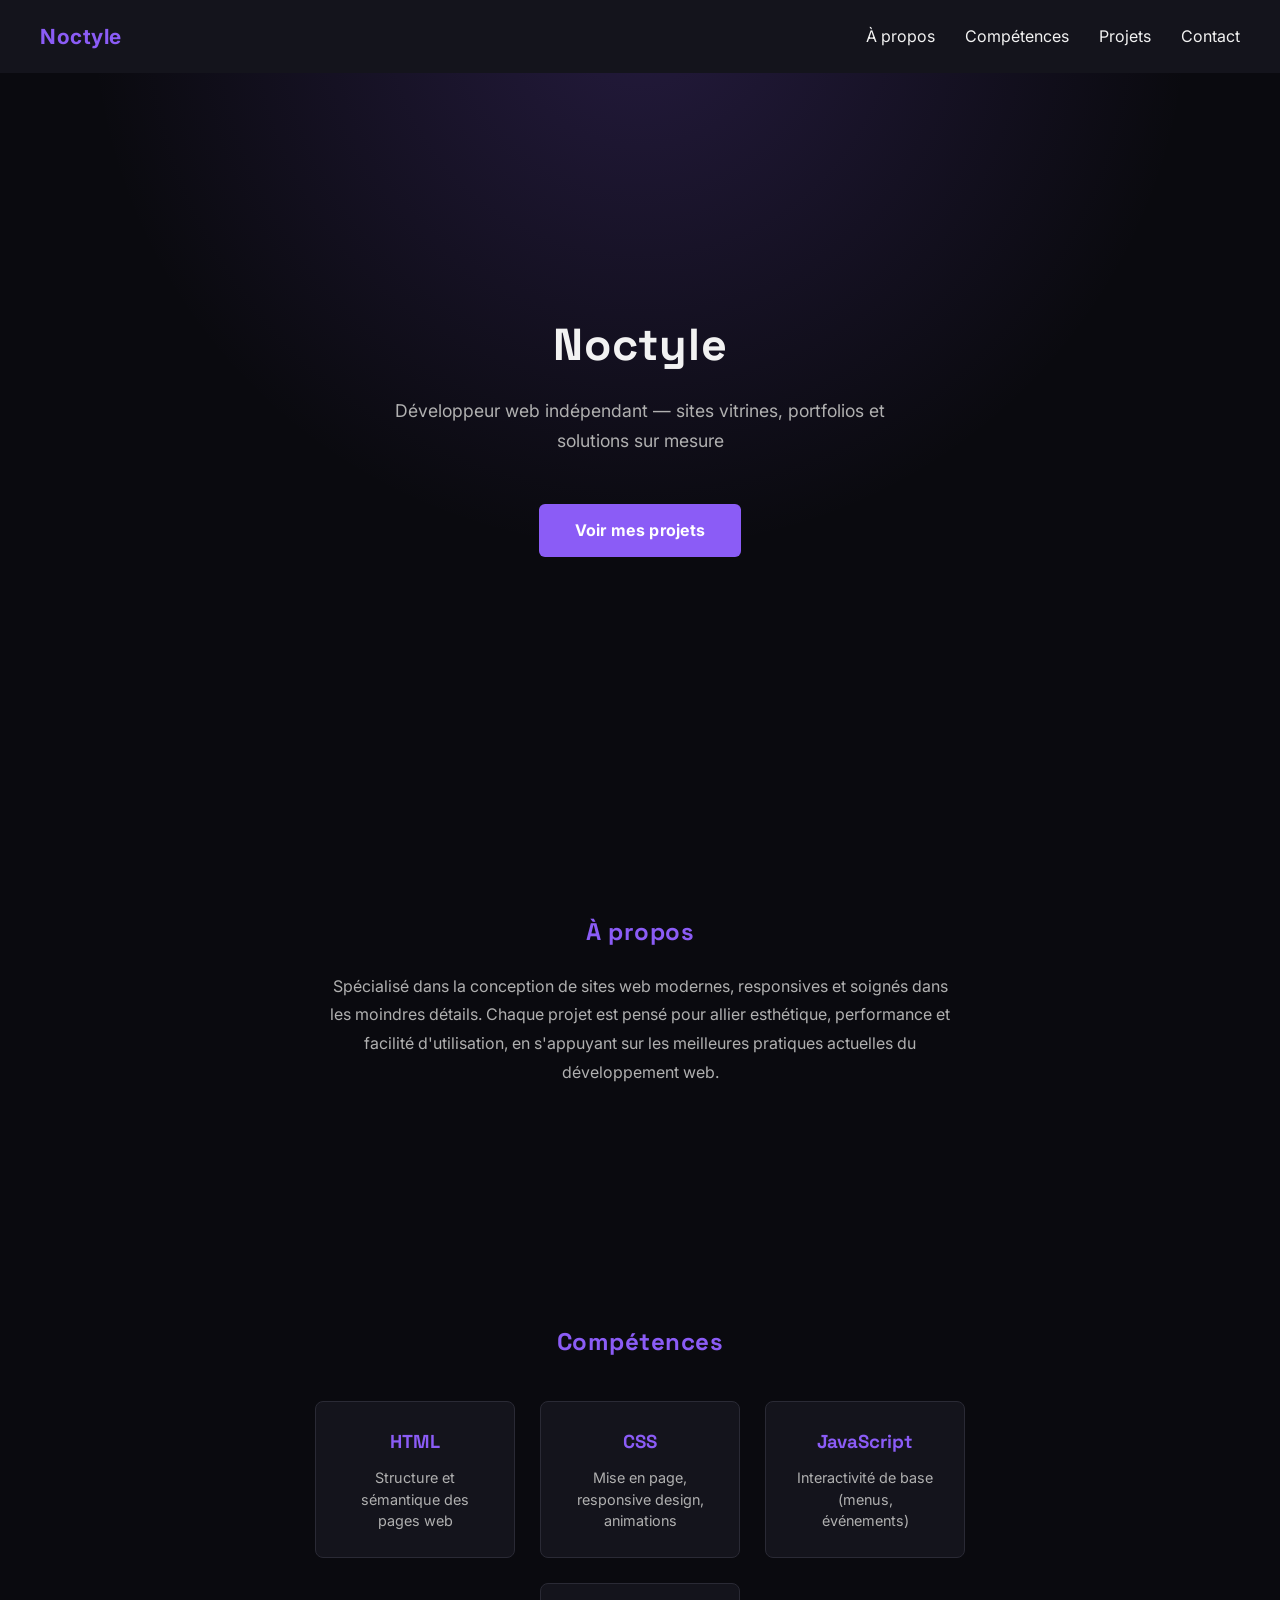
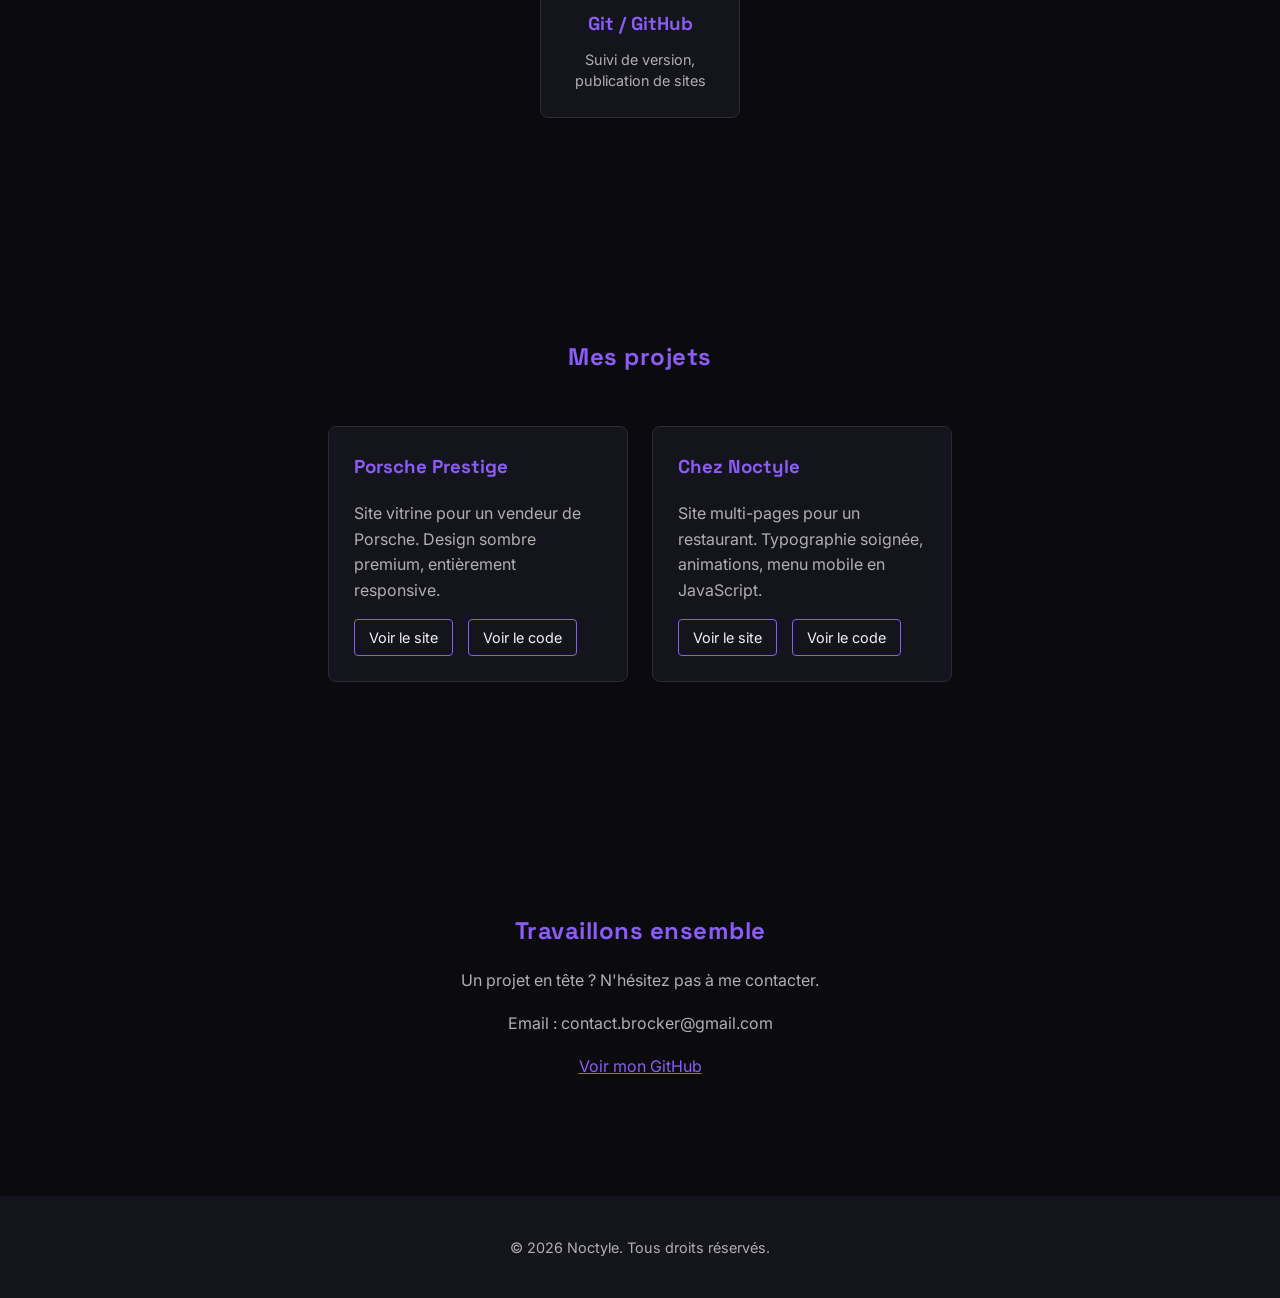
<file: index.html>
<!DOCTYPE html>
<html lang="fr">
<head>
  <meta charset="UTF-8">
  <meta name="viewport" content="width=device-width, initial-scale=1.0">
  <title>Noctyle | Développeur Web</title>
  <link rel="icon" href="data:image/svg+xml,<svg xmlns=%22http://www.w3.org/2000/svg%22 viewBox=%220 0 100 100%22><rect width=%22100%22 height=%22100%22 rx=%2220%22 fill=%22%238b5cf6%22/><text x=%2250%22 y=%2268%22 font-size=%2260%22 font-family=%22Arial%22 font-weight=%22bold%22 fill=%22white%22 text-anchor=%22middle%22>N</text></svg>">
  <link rel="preconnect" href="https://fonts.googleapis.com">
  <link href="https://fonts.googleapis.com/css2?family=Space+Grotesk:wght@500;700&family=Inter:wght@300;400&display=swap" rel="stylesheet">
  <link rel="stylesheet" href="style.css">
</head>
<body>

  <!-- Barre de progression de lecture -->
  <div class="barre-progression" id="barre-progression"></div>

  <!-- Barre de navigation -->
  <nav>
    <a href="#" class="logo">Noctyle</a>
    <button class="menu-burger" id="menu-burger">☰</button>
    <ul class="liens-nav" id="liens-nav">
      <li><a href="#a-propos">À propos</a></li>
      <li><a href="#competences">Compétences</a></li>
      <li><a href="#projets">Projets</a></li>
      <li><a href="#contact">Contact</a></li>
    </ul>
  </nav>

  <!-- Section Hero -->
  <section class="hero">
    <h1>Noctyle</h1>
    <p>Développeur web indépendant — sites vitrines, portfolios et solutions sur mesure</p>
    <a href="#projets" class="bouton-cta">Voir mes projets</a>
  </section>

  <!-- Section À propos -->
  <section class="a-propos reveal" id="a-propos">
    <h2>À propos</h2>
    <p>Spécialisé dans la conception de sites web modernes, responsives et soignés dans les moindres détails. Chaque projet est pensé pour allier esthétique, performance et facilité d'utilisation, en s'appuyant sur les meilleures pratiques actuelles du développement web.</p>
  </section>

  <!-- Section Compétences -->
  <section class="competences reveal" id="competences">
    <h2>Compétences</h2>
    <div class="grille-competences">
      <div class="carte-competence">
        <h3>HTML</h3>
        <p>Structure et sémantique des pages web</p>
      </div>
      <div class="carte-competence">
        <h3>CSS</h3>
        <p>Mise en page, responsive design, animations</p>
      </div>
      <div class="carte-competence">
        <h3>JavaScript</h3>
        <p>Interactivité de base (menus, événements)</p>
      </div>
      <div class="carte-competence">
        <h3>Git / GitHub</h3>
        <p>Suivi de version, publication de sites</p>
      </div>
    </div>
  </section>

  <!-- Section Projets -->
  <section class="projets reveal" id="projets">
    <h2>Mes projets</h2>

    <div class="carte-projet">
      <h3>Porsche Prestige</h3>
      <p>Site vitrine pour un vendeur de Porsche. Design sombre premium, entièrement responsive.</p>
      <div class="liens-projet">
        <a href="https://n0ctyle.github.io/porsche-vitrine/" target="_blank">Voir le site</a>
        <a href="https://github.com/N0ctyle/porsche-vitrine" target="_blank">Voir le code</a>
      </div>
    </div>

    <div class="carte-projet">
      <h3>Chez Noctyle</h3>
      <p>Site multi-pages pour un restaurant. Typographie soignée, animations, menu mobile en JavaScript.</p>
      <div class="liens-projet">
        <a href="https://n0ctyle.github.io/chez-noctyle/" target="_blank">Voir le site</a>
        <a href="https://github.com/N0ctyle/chez-noctyle" target="_blank">Voir le code</a>
      </div>
    </div>
  </section>

  <!-- Section Contact -->
  <section class="contact reveal" id="contact">
    <h2>Travaillons ensemble</h2>
    <p>Un projet en tête ? N'hésitez pas à me contacter.</p>
    <p>Email : contact.brocker@gmail.com</p>
    <p><a href="https://github.com/N0ctyle" target="_blank">Voir mon GitHub</a></p>
  </section>

  <!-- Footer -->
  <footer>
    <p>&copy; 2026 Noctyle. Tous droits réservés.</p>
  </footer>

  <!-- Bouton retour en haut -->
  <button id="retour-haut" class="retour-haut" aria-label="Retour en haut">↑</button>

  <script src="script.js"></script>
</body>
</html>
</file>
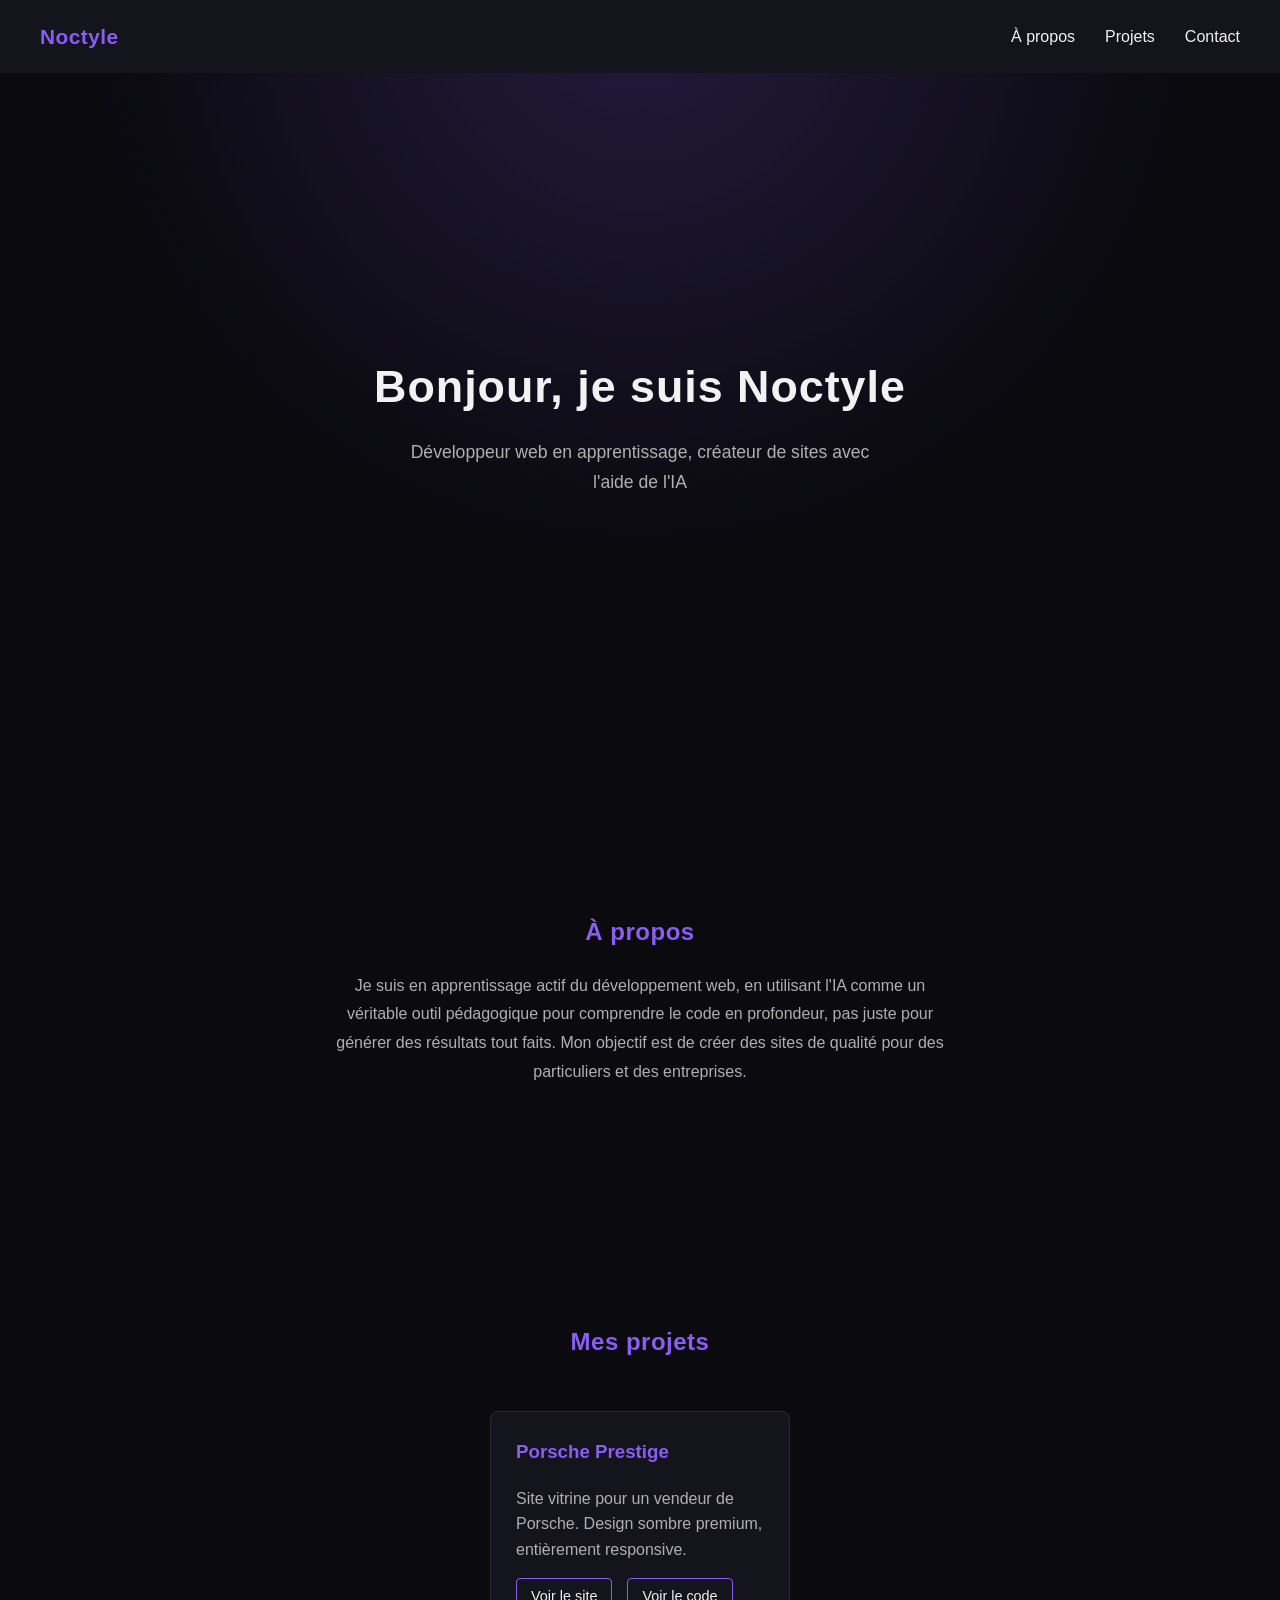
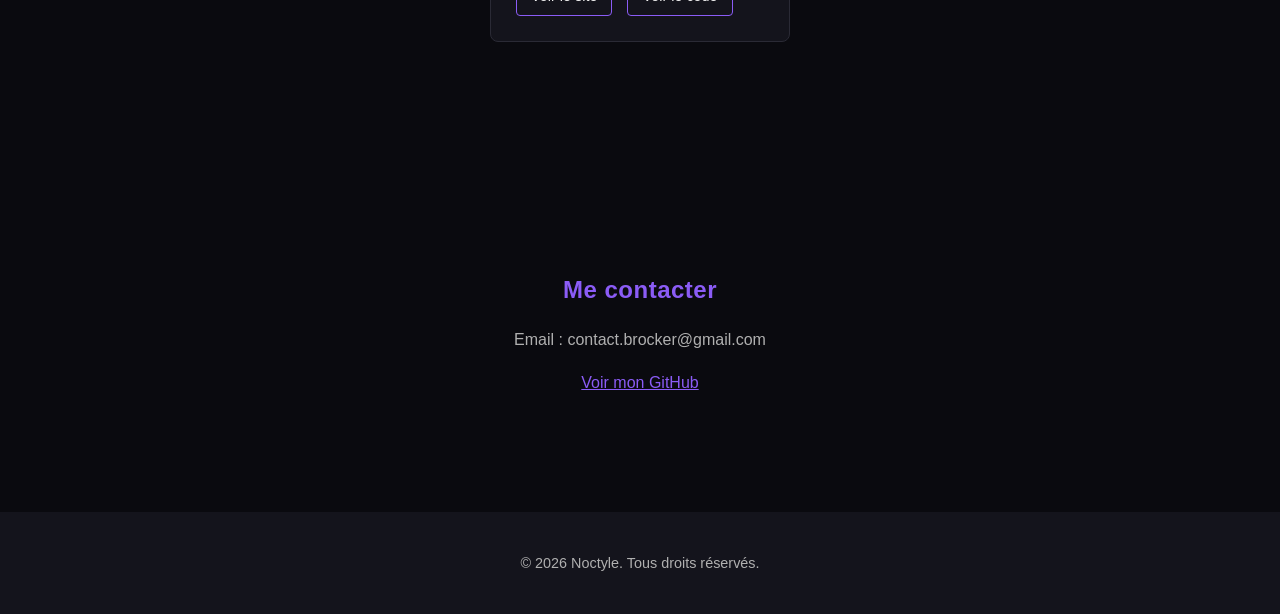
<file: portfolio.html>
<!DOCTYPE html>
<html lang="fr">
<head>
  <meta charset="UTF-8">
  <meta name="viewport" content="width=device-width, initial-scale=1.0">
  <title>Mon Portfolio</title>
  <link rel="stylesheet" href="style.css">
</head>
<body>

  <!-- Barre de navigation -->
  <nav>
    <div class="logo">Noctyle
    </div>
    <ul class="liens-nav">
      <li><a href="#a-propos">À propos</a></li>
      <li><a href="#projets">Projets</a></li>
      <li><a href="#contact">Contact</a></li>
    </ul>
  </nav>

  <!-- Section Hero -->
  <section class="hero">
    <h1>Bonjour, je suis Noctyle</h1>
    <p>Développeur web en apprentissage, créateur de sites avec l'aide de l'IA</p>
  </section>

  <!-- Section À propos -->
  <section class="a-propos" id="a-propos">
    <h2>À propos</h2>
    <p>Je suis en apprentissage actif du développement web, en utilisant l'IA comme un véritable outil pédagogique pour comprendre le code en profondeur, pas juste pour générer des résultats tout faits. Mon objectif est de créer des sites de qualité pour des particuliers et des entreprises.</p>
  </section>

  <!-- Section Projets -->
  <section class="projets" id="projets">
    <h2>Mes projets</h2>

    <div class="carte-projet">
      <h3>Porsche Prestige</h3>
      <p>Site vitrine pour un vendeur de Porsche. Design sombre premium, entièrement responsive.</p>
      <div class="liens-projet">
        <a href="https://n0ctyle.github.io/porsche-vitrine/" target="_blank">Voir le site</a>
        <a href="https://github.com/N0ctyle/porsche-vitrine" target="_blank">Voir le code</a>
      </div>
    </div>

  </section>

  <!-- Section Contact -->
  <section class="contact" id="contact">
    <h2>Me contacter</h2>
    <p>Email : contact.brocker@gmail.com</p>
    <p><a href="https://github.com" target="_blank">Voir mon GitHub</a></p>
  </section>

  <!-- Footer -->
  <footer>
    <p>&copy; 2026 Noctyle. Tous droits réservés.</p>
  </footer>

</body>
</html>
</file>
<file: style.css>
/* Variables de couleurs */
:root {
  --couleur-fond: #0a0a0f;
  --couleur-fond-carte: #14141c;
  --couleur-accent: #8b5cf6;
  --couleur-accent-clair: #9d5cf5;
  --couleur-texte: #f2f2f2;
  --couleur-texte-secondaire: #b0b0b0;
  --couleur-bordure: #2a2a35;
}

/* Style général */
html {
  scroll-behavior: smooth;
}

* {
  box-sizing: border-box;
}

body {
  margin: 0;
  font-family: 'Inter', sans-serif;
  background-color: var(--couleur-fond);
  background-image: radial-gradient(circle at 50% 0%, rgba(139, 92, 246, 0.2), transparent 50%);
  background-attachment: fixed;
  color: var(--couleur-texte);
  line-height: 1.6;
}

h1, h2, h3 {
  font-family: 'Space Grotesk', sans-serif;
}

/* Barre de progression de lecture */
.barre-progression {
  position: fixed;
  top: 0;
  left: 0;
  height: 4px;
  width: 0%;
  background-color: var(--couleur-accent);
  z-index: 200;
  transition: width 0.1s ease;
}

/* Barre de navigation */
nav {
  display: flex;
  justify-content: space-between;
  align-items: center;
  padding: 20px 40px;
  background-color: var(--couleur-fond-carte);
  position: sticky;
  top: 0;
  z-index: 100;
}

.logo {
  font-weight: bold;
  font-size: 1.3rem;
  color: var(--couleur-accent);
  letter-spacing: 0.5px;
  text-decoration: none;
  cursor: pointer;
}

.menu-burger {
  display: none;
  background: none;
  border: none;
  color: var(--couleur-texte);
  font-size: 1.5rem;
  cursor: pointer;
}

.liens-nav {
  list-style: none;
  display: flex;
  gap: 30px;
  margin: 0;
  padding: 0;
}

.liens-nav a {
  color: var(--couleur-texte);
  text-decoration: none;
  transition: color 0.3s cubic-bezier(0.4, 0, 0.2, 1);
}

.liens-nav a:hover {
  color: var(--couleur-accent);
}

/* Section Hero */
.hero {
  height: 80vh;
  display: flex;
  flex-direction: column;
  justify-content: center;
  align-items: center;
  text-align: center;
  padding: 0 20px;
}

.avatar {
  width: 120px;
  height: 120px;
  border-radius: 50%;
  margin-bottom: 20px;
  border: 3px solid var(--couleur-accent);
}

.hero h1 {
  font-size: 2.8rem;
  margin: 0;
  letter-spacing: 1px;
}

.hero p {
  font-size: 1.1rem;
  color: var(--couleur-texte-secondaire);
  margin-top: 15px;
  max-width: 500px;
  line-height: 1.7;
}

.bouton-cta {
  margin-top: 30px;
  padding: 14px 36px;
  background-color: var(--couleur-accent);
  color: white;
  text-decoration: none;
  border-radius: 6px;
  font-weight: bold;
  letter-spacing: 0.3px;
  transition: transform 0.2s cubic-bezier(0.4, 0, 0.2, 1), box-shadow 0.3s ease, background-color 0.3s ease;
}

.bouton-cta:hover {
  transform: scale(1.05);
  background-color: var(--couleur-accent-clair);
  box-shadow: 0 0 20px rgba(139, 92, 246, 0.5);
}

/* Section À propos */
.a-propos {
  padding: 100px 40px;
  max-width: 700px;
  margin: 0 auto;
  text-align: center;
}

.a-propos h2 {
  color: var(--couleur-accent);
  letter-spacing: 0.5px;
  margin-bottom: 20px;
}

.a-propos p {
  line-height: 1.8;
  color: var(--couleur-texte-secondaire);
}

/* Section Compétences */
.competences {
  padding: 100px 40px;
  max-width: 900px;
  margin: 0 auto;
  text-align: center;
}

.competences h2 {
  color: var(--couleur-accent);
  letter-spacing: 0.5px;
  margin-bottom: 40px;
}

.grille-competences {
  display: flex;
  flex-wrap: wrap;
  justify-content: center;
  gap: 25px;
}

.carte-competence {
  background-color: var(--couleur-fond-carte);
  border: 1px solid var(--couleur-bordure);
  border-radius: 8px;
  padding: 25px 30px;
  width: 200px;
  transition: transform 0.2s cubic-bezier(0.4, 0, 0.2, 1), border-color 0.3s cubic-bezier(0.4, 0, 0.2, 1);
}

.carte-competence:hover {
  transform: translateY(-5px);
  border-color: var(--couleur-accent);
}

.carte-competence h3 {
  color: var(--couleur-accent);
  margin: 0 0 10px 0;
}

.carte-competence p {
  font-size: 0.9rem;
  color: var(--couleur-texte-secondaire);
  margin: 0;
  line-height: 1.5;
}

/* Section Projets */
.projets {
  padding: 100px 40px;
  max-width: 900px;
  margin: 0 auto;
  text-align: center;
}

.projets h2 {
  color: var(--couleur-accent);
  letter-spacing: 0.5px;
  margin-bottom: 40px;
}

.carte-projet {
  display: inline-block;
  width: 300px;
  padding: 25px;
  background-color: var(--couleur-fond-carte);
  border-radius: 8px;
  border: 1px solid var(--couleur-bordure);
  vertical-align: top;
  text-align: left;
  transition: transform 0.2s cubic-bezier(0.4, 0, 0.2, 1), border-color 0.3s cubic-bezier(0.4, 0, 0.2, 1);
  margin: 10px;
}

.carte-projet:hover {
  transform: translateY(-5px);
  border-color: var(--couleur-accent);
}

.carte-projet h3 {
  color: var(--couleur-accent);
  margin-top: 0;
}

.carte-projet p {
  line-height: 1.6;
  color: var(--couleur-texte-secondaire);
}

.liens-projet {
  margin-top: 15px;
  display: flex;
  gap: 15px;
}

.liens-projet a {
  color: var(--couleur-texte);
  text-decoration: none;
  border: 1px solid var(--couleur-accent);
  padding: 6px 14px;
  border-radius: 4px;
  font-size: 0.9rem;
  transition: background-color 0.3s cubic-bezier(0.4, 0, 0.2, 1);
}

.liens-projet a:hover {
  background-color: var(--couleur-accent);
}

/* Section Contact */
.contact {
  padding: 100px 40px;
  max-width: 700px;
  margin: 0 auto;
  text-align: center;
}

.contact h2 {
  color: var(--couleur-accent);
  letter-spacing: 0.5px;
  margin-bottom: 15px;
}

.contact p {
  color: var(--couleur-texte-secondaire);
  line-height: 1.7;
}

.contact a {
  color: var(--couleur-accent);
}

/* Footer */
footer {
  text-align: center;
  padding: 25px;
  background-color: var(--couleur-fond-carte);
  color: var(--couleur-texte-secondaire);
  font-size: 0.9rem;
}

/* Adaptations pour mobile/tablette */
@media (max-width: 768px) {
  .menu-burger {
    display: block;
  }

  .liens-nav {
    display: none;
    flex-direction: column;
    position: absolute;
    top: 70px;
    right: 20px;
    background-color: var(--couleur-fond-carte);
    width: 200px;
    padding: 20px;
    border-radius: 8px;
    gap: 15px;
  }

  .liens-nav.actif {
    display: flex;
  }

  .hero h1 {
    font-size: 2rem;
  }

  .hero p {
    font-size: 1rem;
  }

  .a-propos, .competences, .projets, .contact {
    padding: 70px 25px;
  }

  .carte-competence {
    width: 90%;
    margin: 0 auto;
  }

  .carte-projet {
    display: block;
    width: 90%;
    margin: 15px auto;
  }
}

/* Animation d'apparition au scroll */
.reveal {
  opacity: 0;
  transform: translateY(30px);
  transition: opacity 0.6s cubic-bezier(0.4, 0, 0.2, 1), transform 0.6s cubic-bezier(0.4, 0, 0.2, 1);
}

.reveal.visible {
  opacity: 1;
  transform: translateY(0);
}

/* Bouton retour en haut */
.retour-haut {
  position: fixed;
  bottom: 30px;
  right: 30px;
  width: 45px;
  height: 45px;
  border-radius: 50%;
  background-color: var(--couleur-accent);
  color: white;
  border: none;
  font-size: 1.3rem;
  cursor: pointer;
  opacity: 0;
  pointer-events: none;
  transition: opacity 0.3s ease, transform 0.2s cubic-bezier(0.4, 0, 0.2, 1), background-color 0.3s ease, box-shadow 0.3s ease;
  z-index: 100;
}

.retour-haut.visible {
  opacity: 1;
  pointer-events: auto;
}

.retour-haut:hover {
  transform: scale(1.1) rotate(-10deg);
  background-color: var(--couleur-accent-clair);
  box-shadow: 0 0 15px rgba(139, 92, 246, 0.6);
}
</file>
